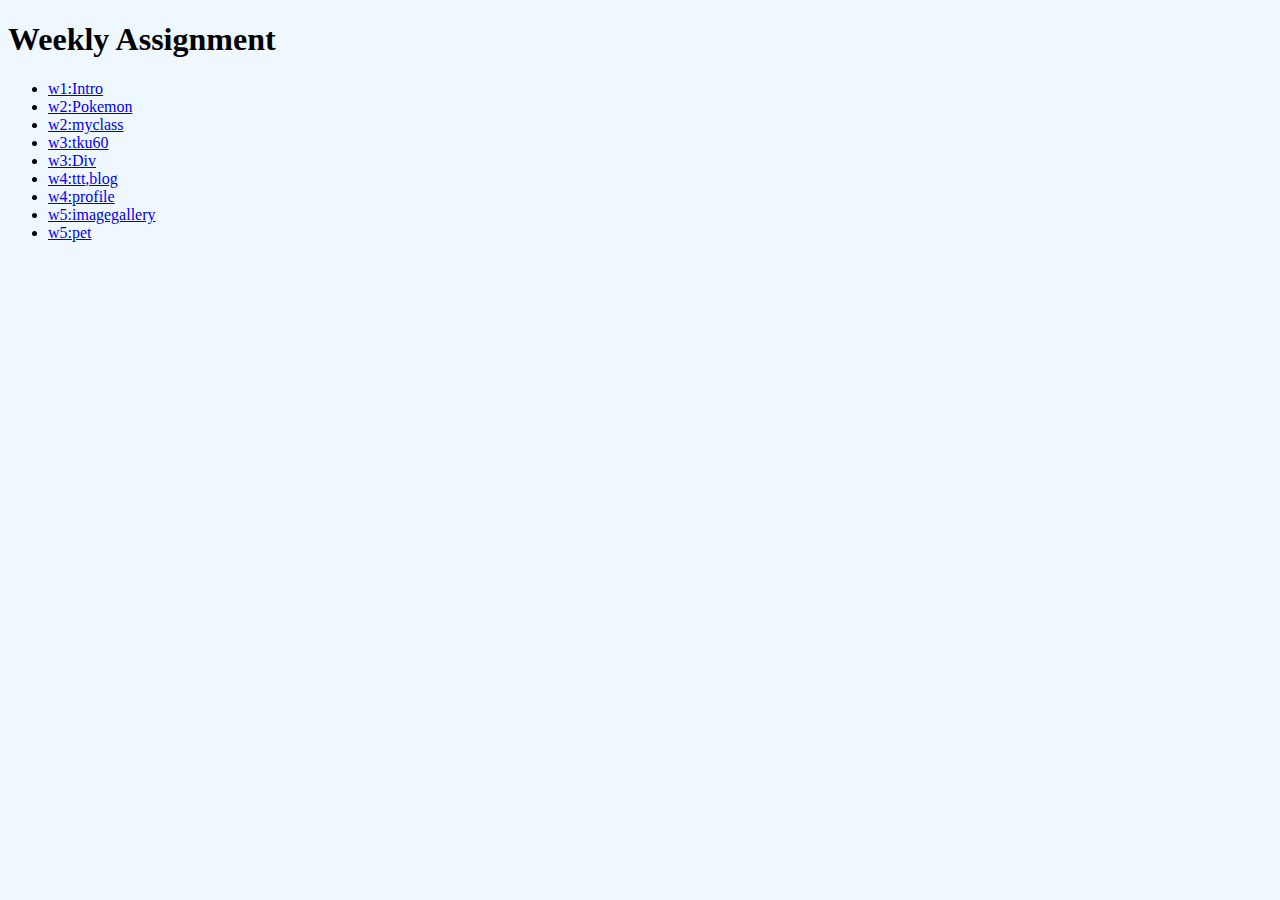
<file: index.html>
<!doctype html>
<html>
    <head>
        <title>Weekly Assignment</title>
        <meta charset="utf-8">
    </head>
    <style>
        body{
            background: aliceblue
        }
    </style>        
    <body>
     <h1>Weekly Assignment</h1>
      <ul>
          <li>
              <a href="w1/intro.html">w1:Intro</a>
          </li>
          <li>
              <a href="w2/table.html">w2:Pokemon</a></li>
          <li>
              <a href="w2 HW/myclass.html">w2:myclass</a>
          </li>
          <li>
              <a href="w3/tku60.html">w3:tku60</a>
          </li>
          <li>
              <a href="w3 HW/div.html">w3:Div</a>
          </li>
          <li>
              <a href="w4/ttt.html">w4:ttt</a><a href="w4/blog.html">,blog</a>
          </li>
          <li>
              <a href="w4 HW/profile.html">w4:profile</a>
          </li>
          <li>
              <a href="w5-imagegallery/imagegallery.html">w5:imagegallery</a>
          </li>
          <li>
              <a href="w5-pet/index.html">w5:pet</a>
          </li>
      </ul>
    </body>
</html>
</file>
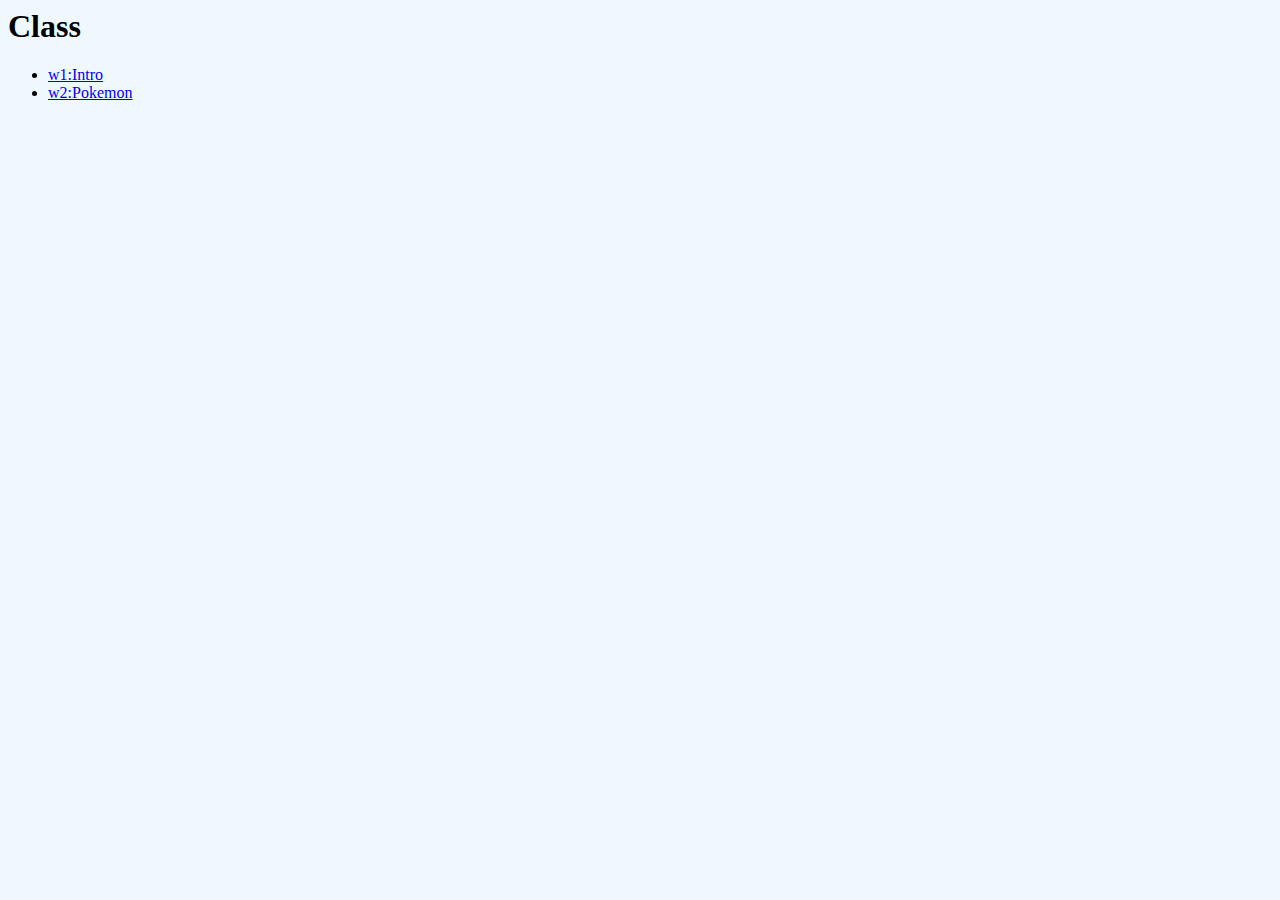
<file: w2/index.html>
<! doctype html>
<html>
    <head>
        <title>Class</title>
        <meta charset="utf-8">
    </head>
    <style>
        body{
            background: aliceblue
        }
    </style>        
    <body>
     <h1>Class</h1>
      <ul>
          <li>
              <a href="w1/intro.html">w1:Intro</a>
          </li>
          <li><a href="w2/table.html">w2:Pokemon</a></li>
      </ul>
    </body>
</html>
</file>
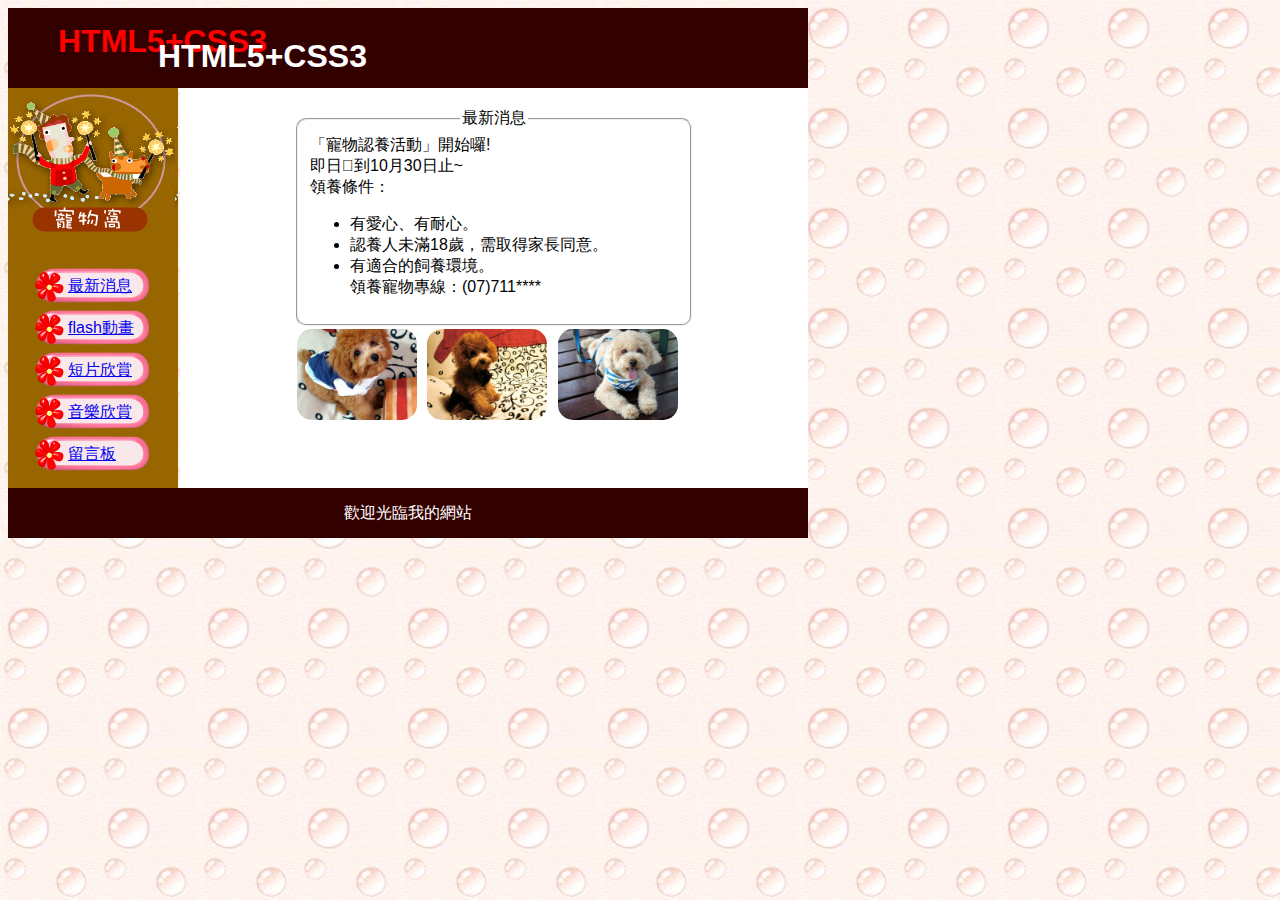
<file: w5-pet/index.html>
<!doctype html>
<html>

<head>
    <title>寵物窩</title>
    <meta http-equiv="Content-Type" content="text/html;charset=UTF-8">
    <link rel="stylesheet" href="css/pet.css">
</head>

<body>
    <header>
        <h1 id="text1">HTML5+CSS3</h1>
        <h1 id="text2">HTML5+CSS3</h1>
    </header>
    <aside>
        <nav>
            <ul>
                <li><a href="index.html">最新消息</a></li>
                <li><a href="flash.html">flash動畫</a></li>
                <li><a href="movie.html">短片欣賞</a></li>
                <li><a href="music.html">音樂欣賞</a></li>
                <li><a href="message.html">留言板</a></li>
            </ul>
        </nav>
    </aside>
    <article>
        <section class="consection">
            <fieldset>
                <legend>最新消息</legend>
                「寵物認養活動」開始囉!
                <br> 即日到10月30日止~
                <br> 領養條件：
                <ul>
                    <li>有愛心、有耐心。</li>
                    <li>認養人未滿18歲，需取得家長同意。</li>
                    <li>有適合的飼養環境。
                        <br>領養寵物專線：(07)711****</li>
                </ul>
            </fieldset>
            <img src="images/puppy1.png">
            <img src="images/puppy2.png">
            <img src="images/puppy3.png">
        </section>
    </article>
    <footer>
        歡迎光臨我的網站
    </footer>
</body>
<div></div>
</file>
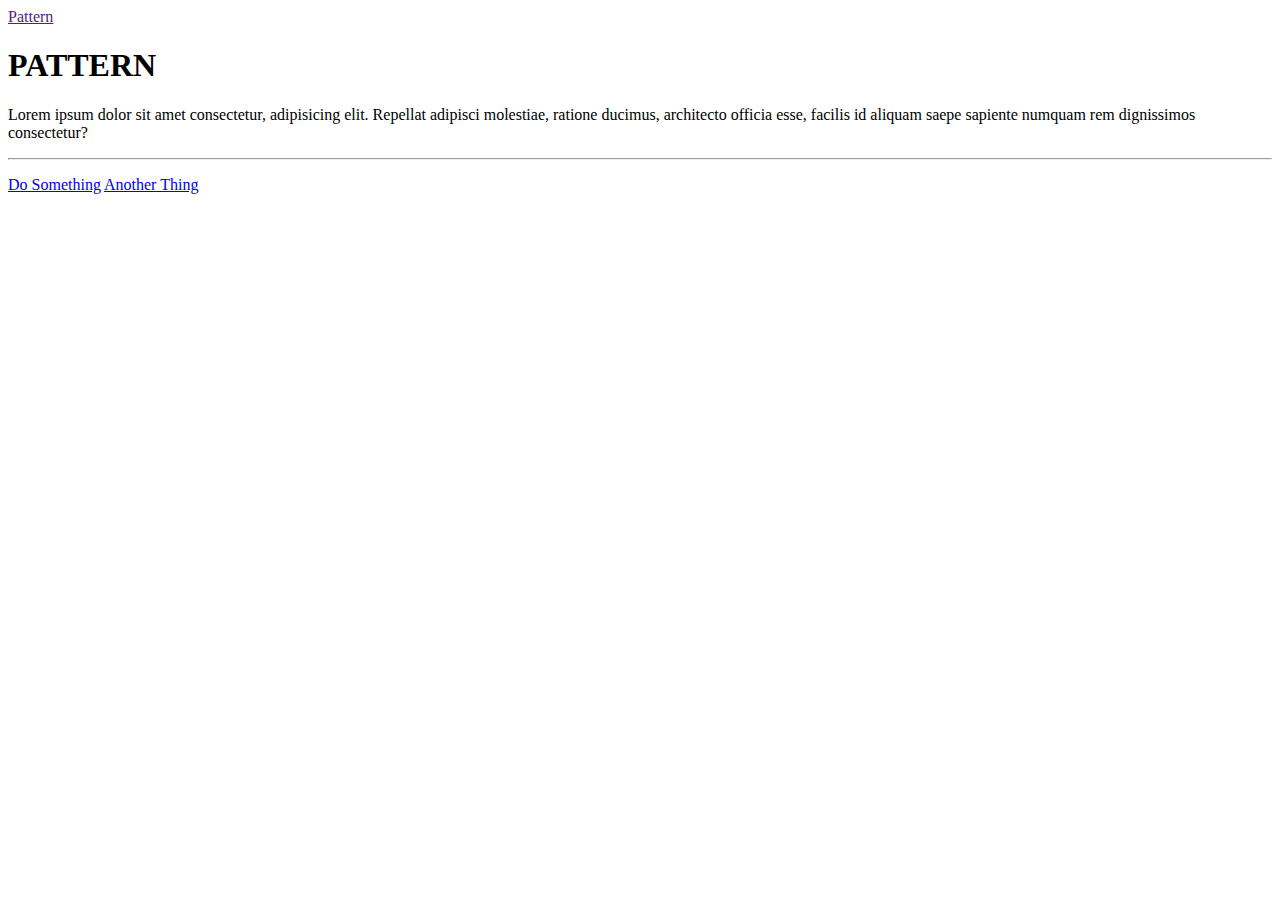
<file: w8/index.html>
<!doctype html>
<html lang="en">

<head>
    <!-- Required meta tags -->
    <meta charset="utf-8">
    <meta name="viewport" content="width=device-width, initial-scale=1, shrink-to-fit=no">

    <!-- Bootstrap CSS -->
    <link rel="stylesheet" href="https://stackpath.bootstrapcdn.com/bootstrap/4.1.3/css/bootstrap.min.css" integrity="sha384-MCw98/SFnGE8fJT3GXwEOngsV7Zt27NXFoaoApmYm81iuXoPkFOJwJ8ERdknLPMO" crossorigin="anonymous">
    <link rel="stylesheet" href="https://use.fontawesome.com/releases/v5.4.2/css/all.css" integrity="sha384-/rXc/GQVaYpyDdyxK+ecHPVYJSN9bmVFBvjA/9eOB+pb3F2w2N6fc5qB9Ew5yIns" crossorigin="anonymous">
    <title>Pattern</title>
    <style>
        #header {
            background: url("./imgs/")
        }
    </style>
</head>

<body>
    <nav class="navbar bg-dark navbar-dark">
        <div class="container">
            <a href="" class="navbar-brand"><i class="fas fa-binoculars mr-2"></i>Pattern</a>
        </div>

    </nav>
    <section id="header">
        <div class="jumbotron text-center">
            <h1 class="display-4">PATTERN</h1>
            <p class="lead">Lorem ipsum dolor sit amet consectetur, adipisicing elit. Repellat adipisci molestiae, ratione ducimus, architecto officia esse, facilis id aliquam saepe sapiente numquam rem dignissimos consectetur?</p>
            <hr class="my-4">
            <p>
                <a class="btn btn-primary" href="#" role="button">Do Something</a>
                <a class="btn btn-success" href="#" role="button">Another Thing</a>
            </p>
        </div>
    </section>
    <!-- Optional JavaScript -->
    <!-- jQuery first, then Popper.js, then Bootstrap JS -->
    <script src="https://code.jquery.com/jquery-3.3.1.slim.min.js" integrity="sha384-q8i/X+965DzO0rT7abK41JStQIAqVgRVzpbzo5smXKp4YfRvH+8abtTE1Pi6jizo" crossorigin="anonymous"></script>
    <script src="https://cdnjs.cloudflare.com/ajax/libs/popper.js/1.14.3/umd/popper.min.js" integrity="sha384-ZMP7rVo3mIykV+2+9J3UJ46jBk0WLaUAdn689aCwoqbBJiSnjAK/l8WvCWPIPm49" crossorigin="anonymous"></script>
    <script src="https://stackpath.bootstrapcdn.com/bootstrap/4.1.3/js/bootstrap.min.js" integrity="sha384-ChfqqxuZUCnJSK3+MXmPNIyE6ZbWh2IMqE241rYiqJxyMiZ6OW/JmZQ5stwEULTy" crossorigin="anonymous"></script>
</body>

</html>
</file>
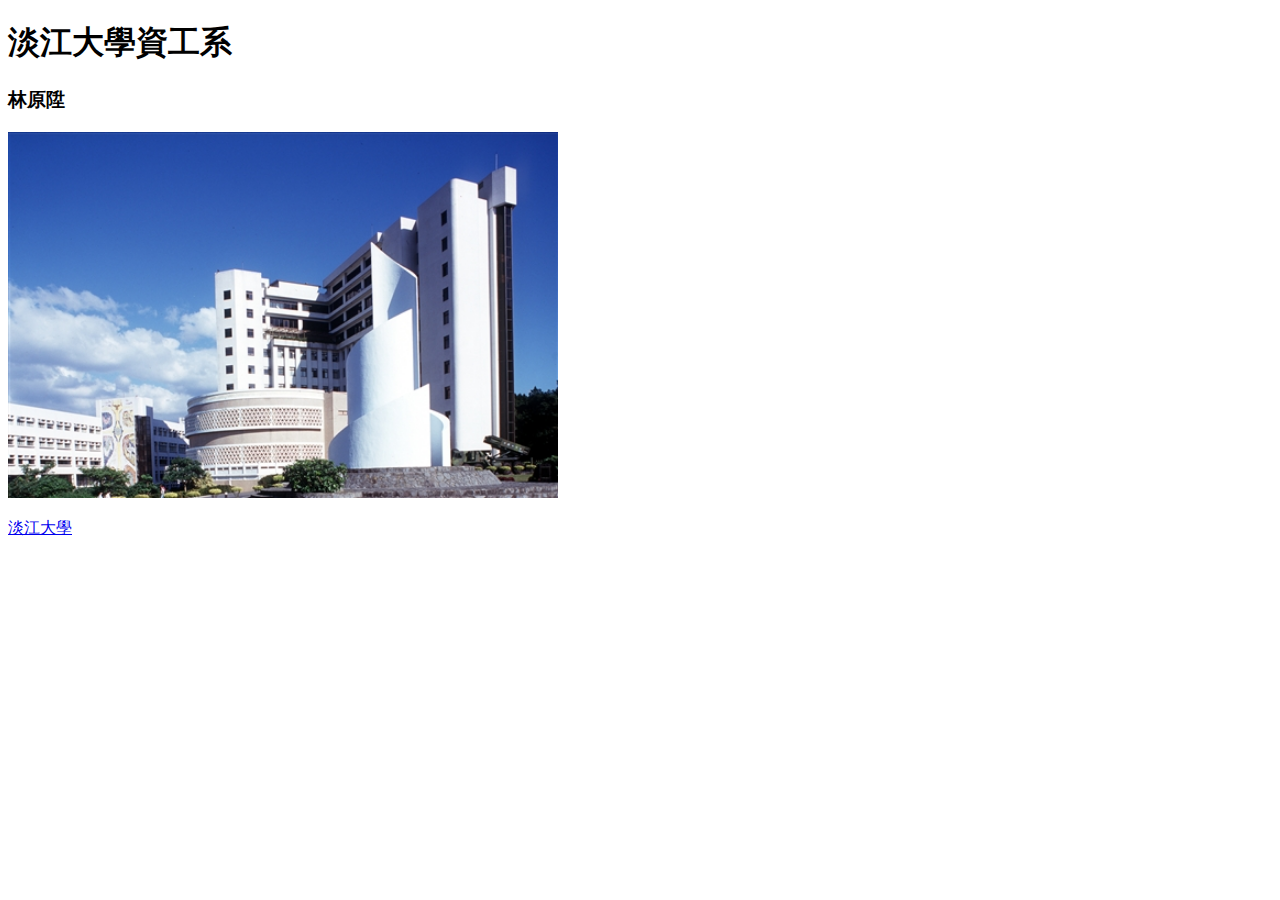
<file: w1/intro.html>
<!doctype html>
<html>
    <head>
        <meta charset="utf-8">
        <title>Introduction</title>
    </head>
    <body>
        <h1>淡江大學資工系</h1>
        <h3>林原陞</h3>
        <img src="internation.jpg" width="550">
        <p></p>
        <a href="http://www.tku.edu.tw/">淡江大學</a>
    </body>
</html>
</file>
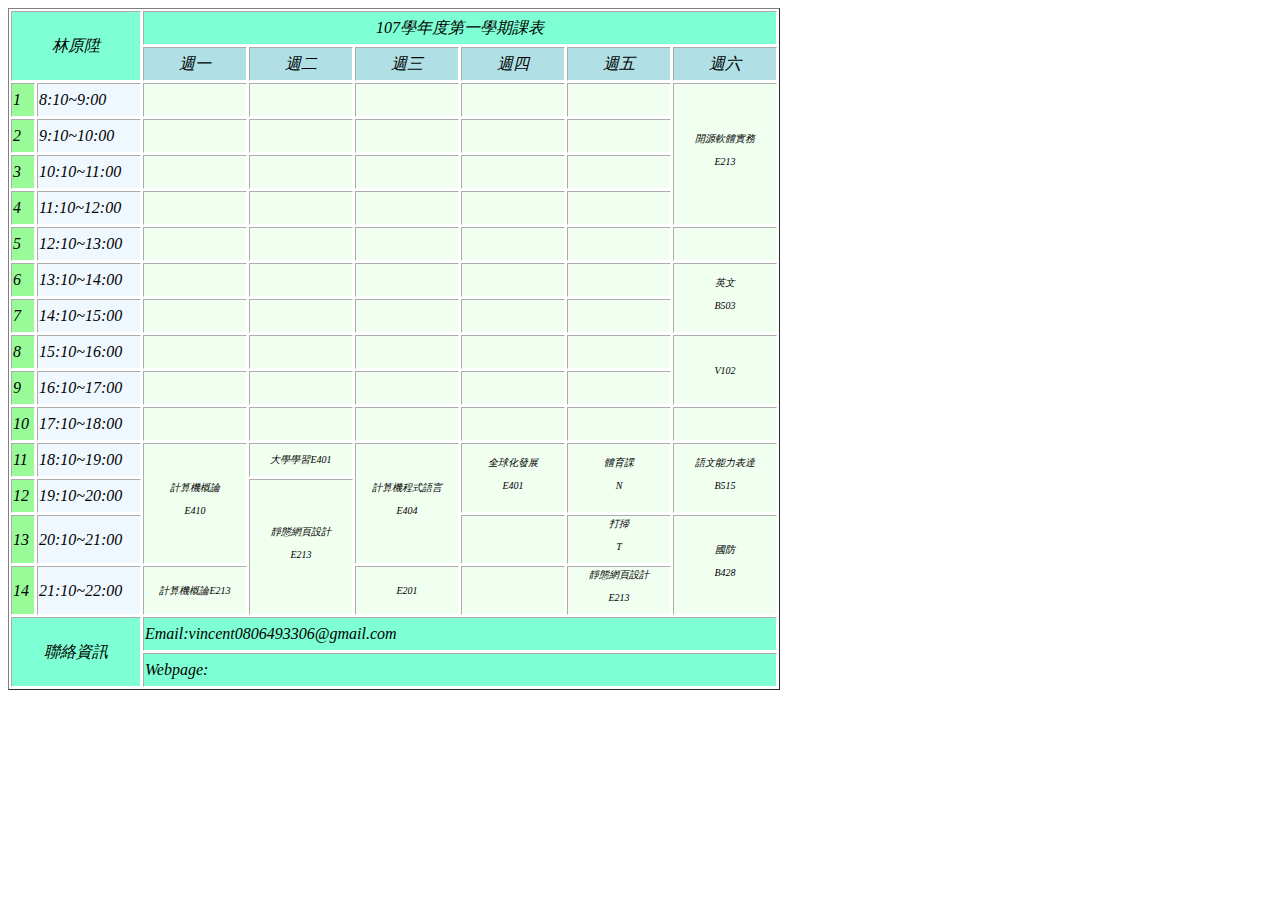
<file: w2 HW/myclass.html>
<!doctype html>
<html>
    <head>
        <title>我的課表</title>
        <meta charset="utf-8">
        <style>
            td {
                font-style:oblique;
                border-color: white ;
                background-color: HoneyDew;
                width:100px;
                height:30px;
            }
            .name {
                text-align: center;
                background-color: Aquamarine  ;
            }
            .room {
                font-size:10px;
                text-align: center;
            }
            .number {
                background-color: PaleGreen ;
                width:20px
            }
            .time {
                background-color: AliceBlue ;
            }
            .week {
                text-align: center;
                background-color: PowderBlue ;
                width:100px;
            }
            .inf {
                background-color: Aquamarine  ;
            }
        </style>
    </head>
    <body>
       <table border="1">
           <tr>
               <td class="name" rowspan="2" colspan="2" >林原陞</td>
               <td class="name" colspan="6">107學年度第一學期課表</td>
           </tr>
           <tr>
               <td class="week">週一</td>
               <td class="week">週二</td>
               <td class="week">週三</td>
               <td class="week">週四</td>
               <td class="week">週五</td>
               <td class="week">週六</td>
           </tr>
           <tr>
               <td class="number">1</td>
               <td class="time">8:10~9:00</td>
               <td></td>
               <td></td>
               <td></td>
               <td></td>
               <td></td>
               <td class="room" rowspan="4">開源軟體實務<p>E213</td>
           </tr>
           <tr>
               <td class="number">2</td>
               <td class="time">9:10~10:00</td>
               <td></td>
               <td></td>
               <td></td>
               <td></td>
               <td></td>
           </tr>
           <tr>
               <td class="number">3</td>
               <td class="time">10:10~11:00</td>
               <td></td>
               <td></td>
               <td></td>
               <td></td>
               <td></td>
           </tr>
           <tr>
               <td class="number">4</td>
               <td class="time">11:10~12:00</td>
               <td></td>
               <td></td>
               <td></td>
               <td></td>
               <td></td>

           </tr>
           <tr>
               <td class="number">5</td>
               <td class="time">12:10~13:00</td>
               <td></td>
               <td></td>
               <td></td>
               <td></td>
               <td></td>
               <td class="room"></td>
           </tr>
           <tr>
               <td class="number">6</td>
               <td class="time">13:10~14:00</td>
               <td></td>
               <td></td>
               <td></td>
               <td></td>
               <td></td>
               <td class="room" rowspan="2">英文<p>B503</td>
           </tr>
           <tr>
               <td class="number">7</td>
               <td class="time">14:10~15:00</td>
               <td></td>
               <td></td>
               <td></td>
               <td></td>
               <td></td>
           </tr>
           <tr>
               <td class="number">8</td>
               <td class="time">15:10~16:00</td>
               <td></td>
               <td></td>
               <td></td>
               <td></td>
               <td></td>
               <td class="room" rowspan="2">V102</td>
           </tr>
           <tr>
               <td class="number">9</td>
               <td class="time">16:10~17:00</td>
               <td></td>
               <td></td>
               <td></td>
               <td></td>
               <td></td>
           </tr>
           <tr>
               <td class="number">10</td>
               <td class="time">17:10~18:00</td>
               <td></td>
               <td></td>
               <td></td>
               <td></td>
               <td></td>
               <td class="room"></td>
           </tr>
           <tr>
               <td class="number">11</td>
               <td class="time">18:10~19:00</td>
               <td rowspan="3" class="room">計算機概論<p>E410</td>
               <td class="room">大學學習E401</td>
               <td class="room" rowspan="3">計算機程式語言<p>E404</td>
               <td class="room" rowspan="2">全球化發展<p>E401</td>
               <td class="room" rowspan="2">體育課<p>N</td>
               <td class="room" rowspan="2">語文能力表達<p>B515</td>
           </tr>
           <tr>
               <td class="number">12</td>
               <td class="time">19:10~20:00</td>
               <td rowspan="3" class="room">靜態網頁設計<p>E213</td>
           </tr>
           <tr>
               <td class="number">13</td>
               <td class="time">20:10~21:00</td>
               <td></td>
               <td class="room">打掃<p>T</td>
               <td class="room" rowspan="2">國防<p>B428</td>

           </tr>
           <tr>
               <td class="number">14</td>
               <td class="time">21:10~22:00</td>
               <td class="room">計算機概論E213</td>
               <td class="room">E201</td>
               <td></td>
               <td class="room">靜態網頁設計<p>E213</td>

           </tr>
           <tr>
               <td class="name" rowspan="2" colspan="2" >聯絡資訊</td>
               <td class="inf" colspan="6">Email:vincent0806493306@gmail.com</td>
           </tr>
           <tr>
               <td class="inf" colspan="6">Webpage:</td>
           </tr>
       </table>
    </body>
</html>
</file>
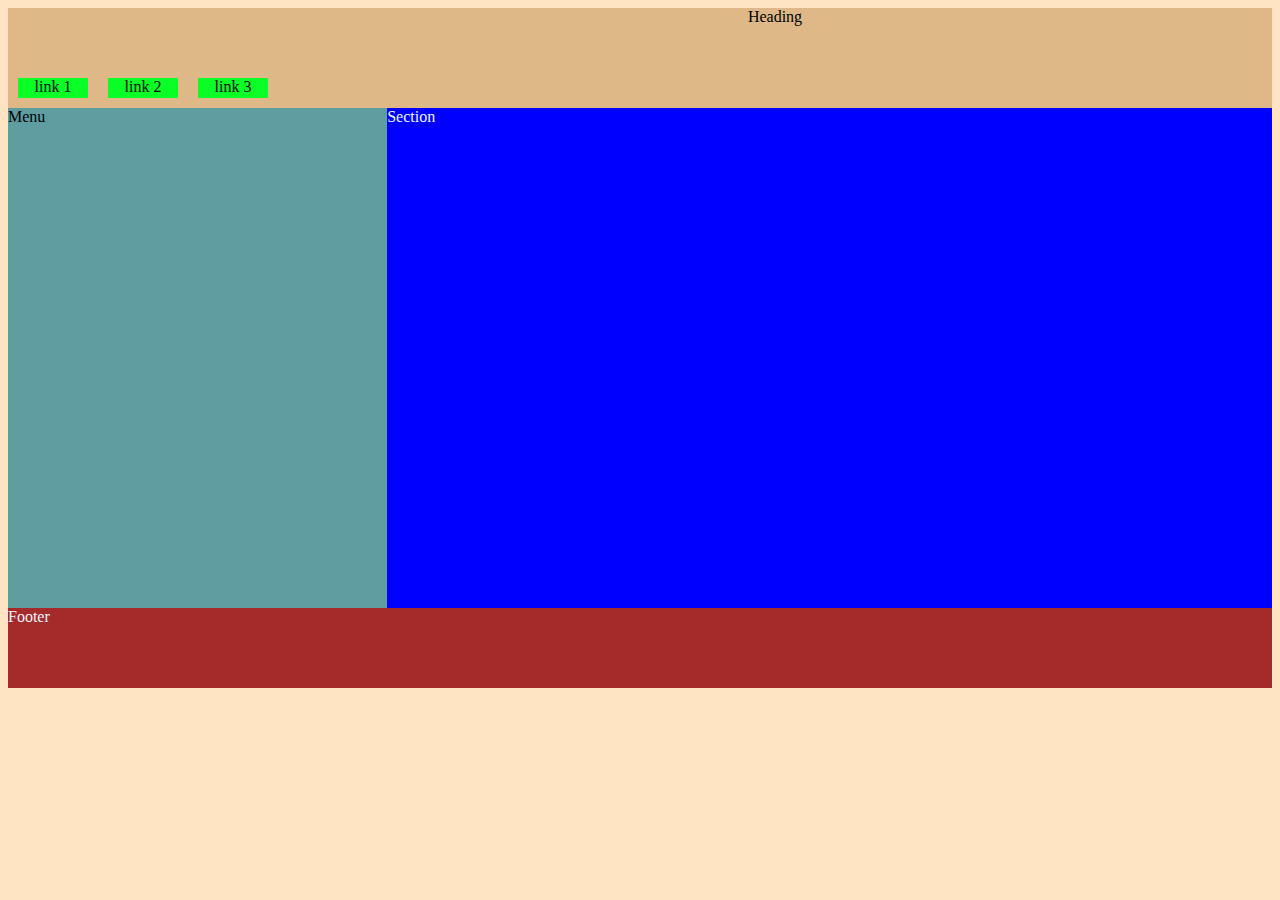
<file: w3 HW/div.html>
<! doctype html>
<html>
    <head>
        <title>Div</title>
        <style>
            body {
                background-color: bisque;
            }
            header {
                width: 100%;
                height: 100px;
                text-align: center;
                background-color: burlywood;
            }
            aside {
                width: 30%;
                height: 500px;
                background-color: cadetblue;
                float: left;
            }
            article {
                width: 70%;
                height: 500px;
                background-color: blue;
                float: left;
                color: aliceblue
            }
            footer {
                width: 100%;
                height: 580px;
                background-color: brown;
                color: aliceblue;
            }
            .block {
                width: 70px;
                height:20px;
                float: left;
                margin: 70px 10px 10px;
                background-color: #0aff26;
            }
            .block:hover {
                background-color: red;
                font-size: 20px;
            }
        </style>
    </head>
    <body>
        <header>
            Heading
            <div class="block">link 1</div>
            <div class="block">link 2</div>
            <div class="block">link 3</div>
        </header>
        <aside>
            Menu
        </aside>
        <article>
            Section
        </article>
        <footer>
            Footer
        </footer>
    </body>
</html>
</file>
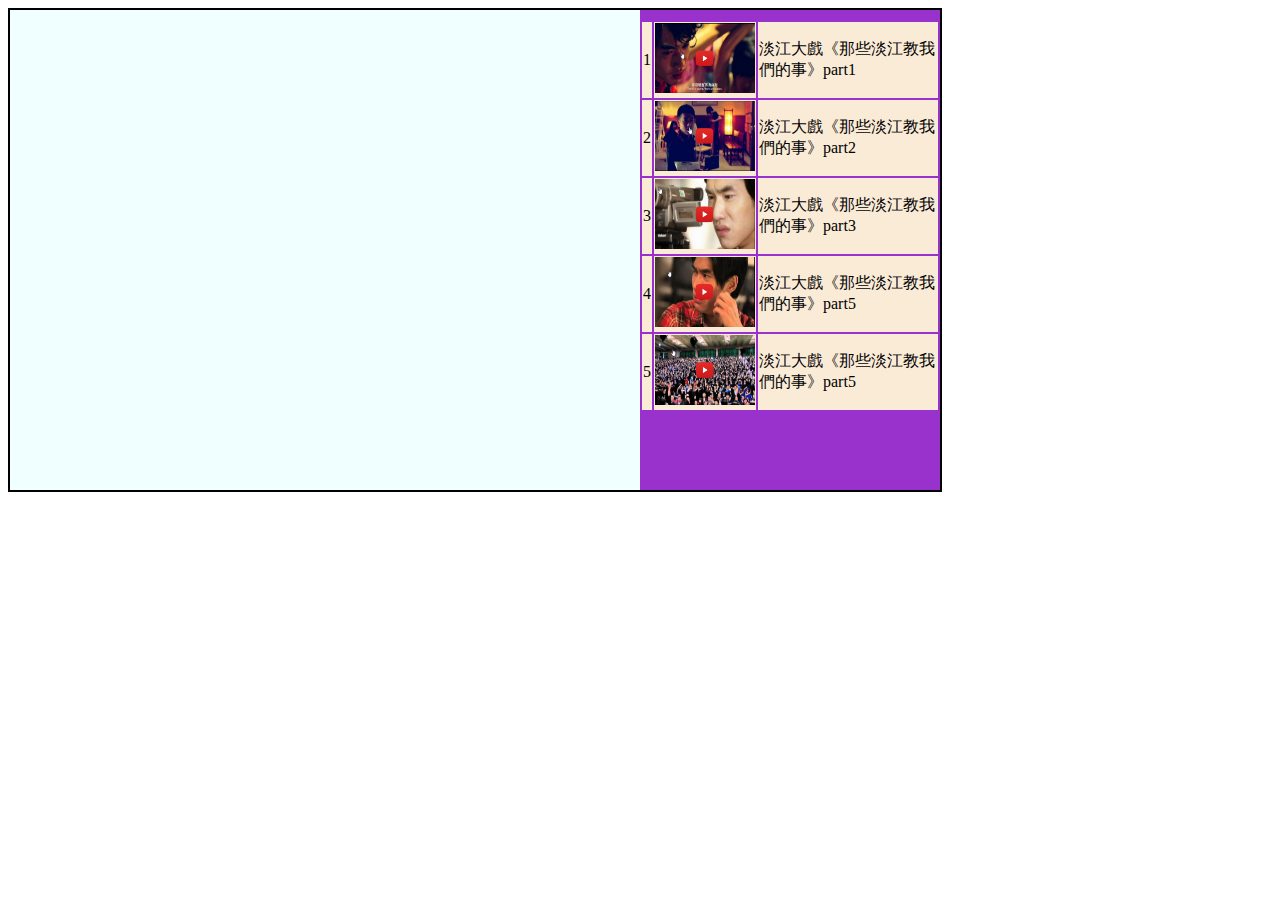
<file: w3/tku60.html>
<!doctype html>
<html>
    <head>
       <title>TKU60</title>
        <meta charset="utf-8">
    </head>
    <style>
        #container{
            width: 930px;
            height: 480px;
            border: 2px solid black;
            background-color: azure
        }
        #player{
            width: 630px;
            height: 100%;
            float: left
        }
        #aside{
            width: 300px;
            height: 100%;
            background-color: darkorchid;
            float: right;
        }
        #tkuitem{
            padding-top: 10px;
        }
        .pic{
            width: 100px;
            height: 70px;
            cursor: pointer;
        }
        td {
            border-color: antiquewhite;
            background-color: antiquewhite;
        }
    </style>
    <body>
        <div id="container">
            <div id="player">
                <iframe width="630" height="100%" src="https://www.youtube.com/embed/RechrtUxfQc" frameborder="0" allow="autoplay; encrypted-media" allowfullscreen></iframe>
            </div>
            <div id="aside">
                <table id="tkuitem">
                    <tr>
                        <td colspan="">1</td>
                        <td><img src="images/TKU1.png" class="pic"></td>
                        <td>淡江大戲《那些淡江教我們的事》part1</td>
                    </tr>
                    <tr>
                        <td>2</td>
                        <td><img src="images/TKU2.png" class="pic"></td>
                        <td>淡江大戲《那些淡江教我們的事》part2</td>
                    </tr>
                    <tr>
                        <td>3</td>
                        <td><img src="images/TKU3.png" class="pic"></td>
                        <td>淡江大戲《那些淡江教我們的事》part3</td>
                    </tr>
                    <tr>
                        <td>4</td>
                        <td><img src="images/TKU4.png" class="pic"></td>
                        <td>淡江大戲《那些淡江教我們的事》part5</td>
                    </tr>
                    <tr>
                        <td>5</td>
                        <td><img src="images/TKU5.png" class="pic"></td>
                        <td>淡江大戲《那些淡江教我們的事》part5</td>
                    </tr>
                </table>
            </div>
        </div>
    </body>
</html>
</file>
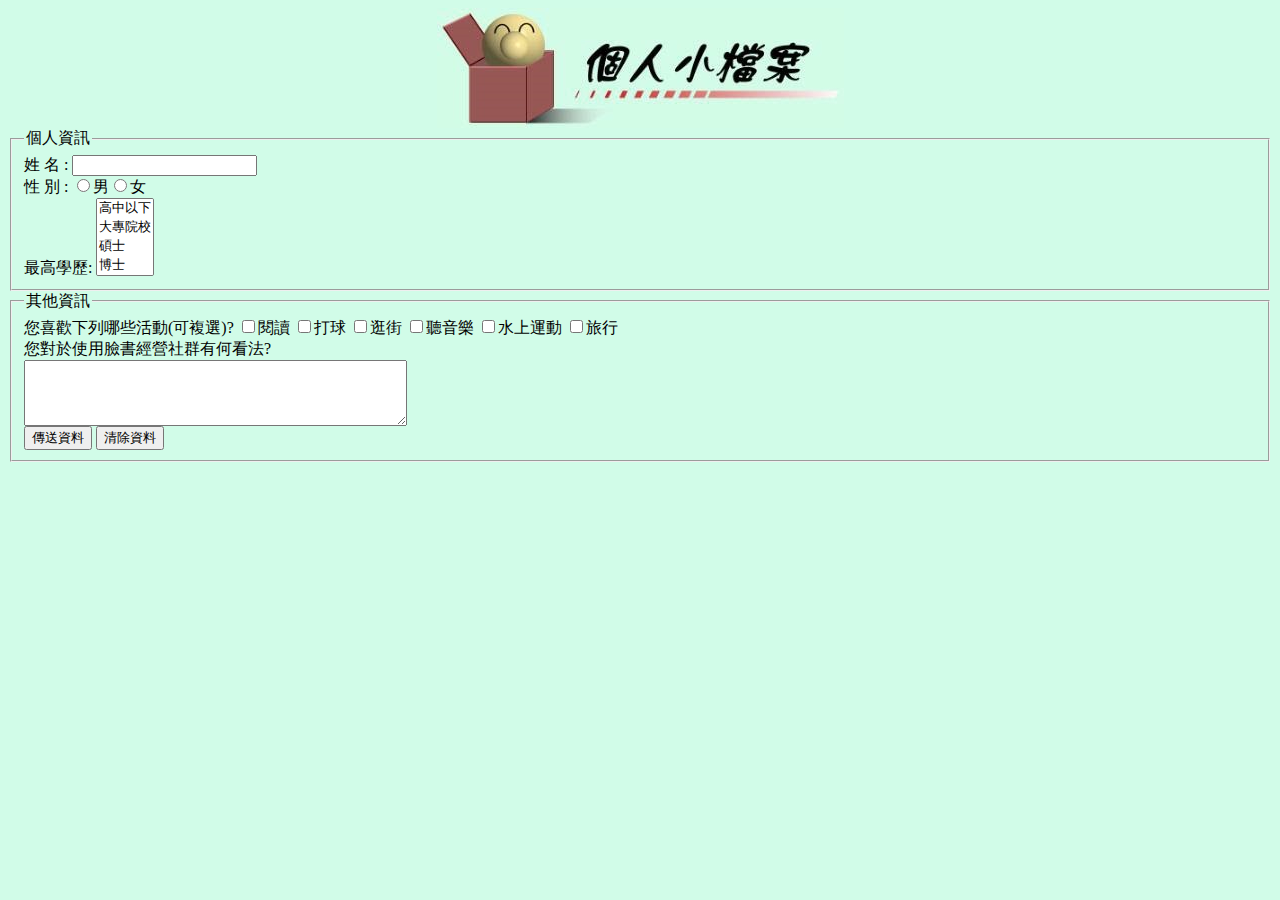
<file: w4 HW/profile.html>
<html>
    <head>
        <meta http-equiv="Content-Type" content="text/html;charset=UTF-8">
        <title>Profile</title>
        <style>
            body {
                background-color: d1fce8;
            }
        </style>
    </head>
    <body>
        <img src="profile1.jpg" style="display:block; margin:auto;">
        <form>
            <fieldset>
                <legend>個人資訊</legend>
                姓 名 : <input type="text" name="姓名"><br>
                性 別 : <input type="radio" name="性別" value="male">男<input type="radio" name="性別" value="female">女<br>
                最高學歷:
                <select size="4">
                    <option value="高中以下">高中以下</option>
                    <option value="大專院校">大專院校</option>
                    <option value="碩士">碩士</option>
                    <option value="博士">博士</option>
                    <option value="其他">其他</option>
                </select>
            </fieldset>
            <fieldset>
                <legend>其他資訊</legend>
                您喜歡下列哪些活動(可複選)?
                <input type="checkbox" name="喜歡的活動" value="閱讀">閱讀
                <input type="checkbox" name="喜歡的活動" value="打球">打球
                <input type="checkbox" name="喜歡的活動" value="逛街">逛街
                <input type="checkbox" name="喜歡的活動" value="聽音樂">聽音樂
                <input type="checkbox" name="喜歡的活動" value="水上運動">水上運動
                <input type="checkbox" name="喜歡的活動" value="水上運動">旅行<br>
                您對於使用臉書經營社群有何看法?<br>
                <textarea cols="45" rows="4"></textarea><br>
                <input type="submit" value="傳送資料">
                <input type="reset" value="清除資料">
            </fieldset>
        </form>
    </body>
</html>
</file>
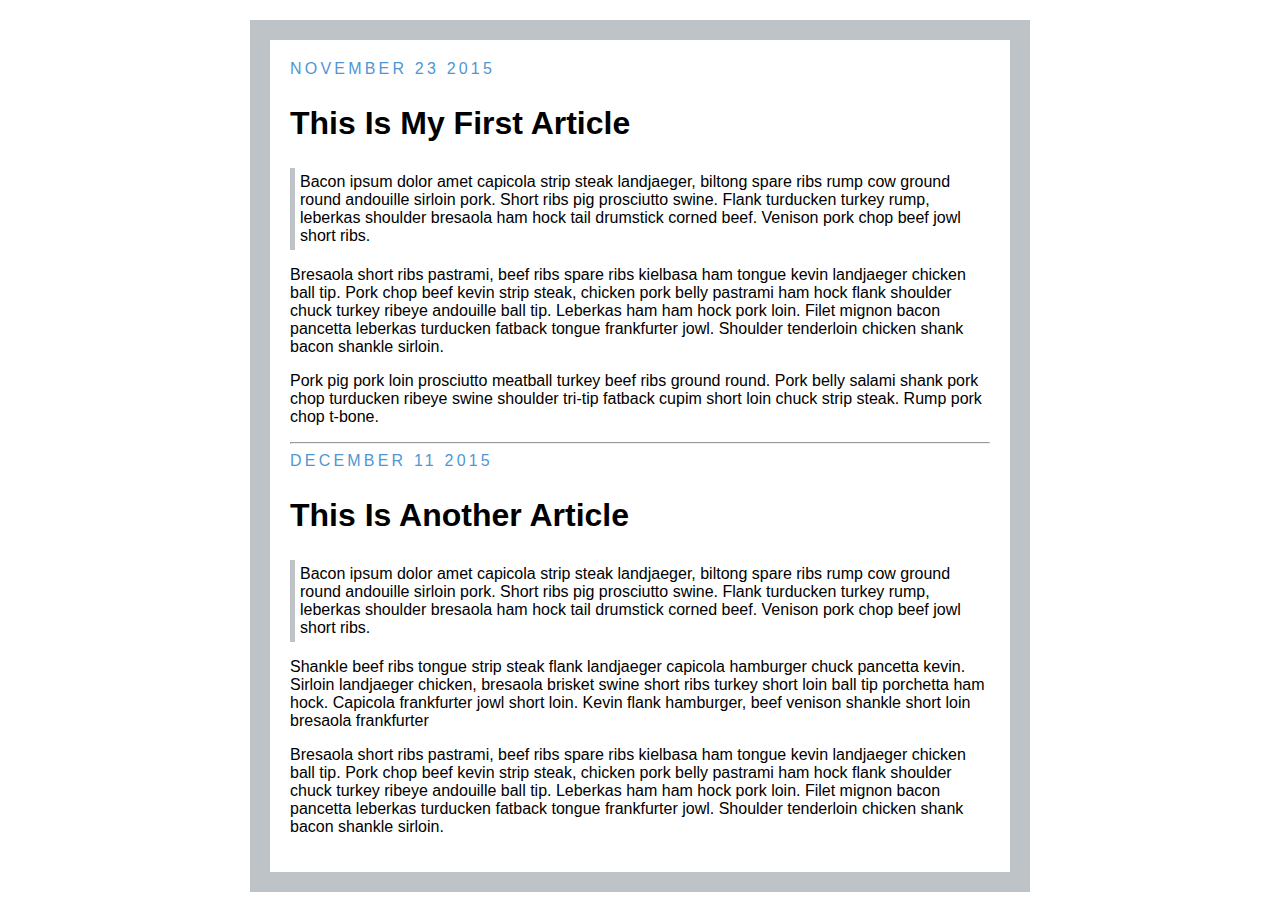
<file: w4/blog.html>
<!DOCTYPE html>
<html>
<head>
	<title>My Blog</title>
	<link rel="stylesheet" type="text/css" href="blog.css">
</head>
<body>

<link href='http://fonts.googleapis.com/css?family=Source+Sans+Pro:400,700,400italic|Source+Code+Pro:400,700' rel='stylesheet' type='text/css'>

<div class="post">
	 
	<div class="date">November 23 2015</div>
	<h2>This Is My First Article</h2>

	<p class="quote">
	Bacon ipsum dolor amet capicola strip steak landjaeger, biltong spare ribs rump cow ground round andouille sirloin pork. Short ribs pig prosciutto swine. Flank turducken turkey rump, leberkas shoulder bresaola ham hock tail drumstick corned beef. Venison pork chop beef jowl short ribs.
	</p>

	<p>Bresaola short ribs pastrami, beef ribs spare ribs kielbasa ham tongue kevin landjaeger chicken ball tip. Pork chop beef kevin strip steak, chicken pork belly pastrami ham hock flank shoulder chuck turkey ribeye andouille ball tip. Leberkas ham ham hock pork loin. Filet mignon bacon pancetta leberkas turducken fatback tongue frankfurter jowl. Shoulder tenderloin chicken shank bacon shankle sirloin.</p>

	<p>Pork pig pork loin prosciutto meatball turkey beef ribs ground round. Pork belly salami shank pork chop turducken ribeye swine shoulder tri-tip fatback cupim short loin chuck strip steak. Rump pork chop t-bone.</p>
	<hr>
</div>

<!-- <hr> -->

<div class="post">
	<div class="date">December 11 2015</div>
	<h2>This Is Another Article</h2>

	<p class="quote">
	Bacon ipsum dolor amet capicola strip steak landjaeger, biltong spare ribs rump cow ground round andouille sirloin pork. Short ribs pig prosciutto swine. Flank turducken turkey rump, leberkas shoulder bresaola ham hock tail drumstick corned beef. Venison pork chop beef jowl short ribs.
	</p>

	<p>Shankle beef ribs tongue strip steak flank landjaeger capicola hamburger chuck pancetta kevin. Sirloin landjaeger chicken, bresaola brisket swine short ribs turkey short loin ball tip porchetta ham hock. Capicola frankfurter jowl short loin. Kevin flank hamburger, beef venison shankle short loin bresaola frankfurter</p>

	<p>Bresaola short ribs pastrami, beef ribs spare ribs kielbasa ham tongue kevin landjaeger chicken ball tip. Pork chop beef kevin strip steak, chicken pork belly pastrami ham hock flank shoulder chuck turkey ribeye andouille ball tip. Leberkas ham ham hock pork loin. Filet mignon bacon pancetta leberkas turducken fatback tongue frankfurter jowl. Shoulder tenderloin chicken shank bacon shankle sirloin.</p>
</div>

</body>
</html>
</file>
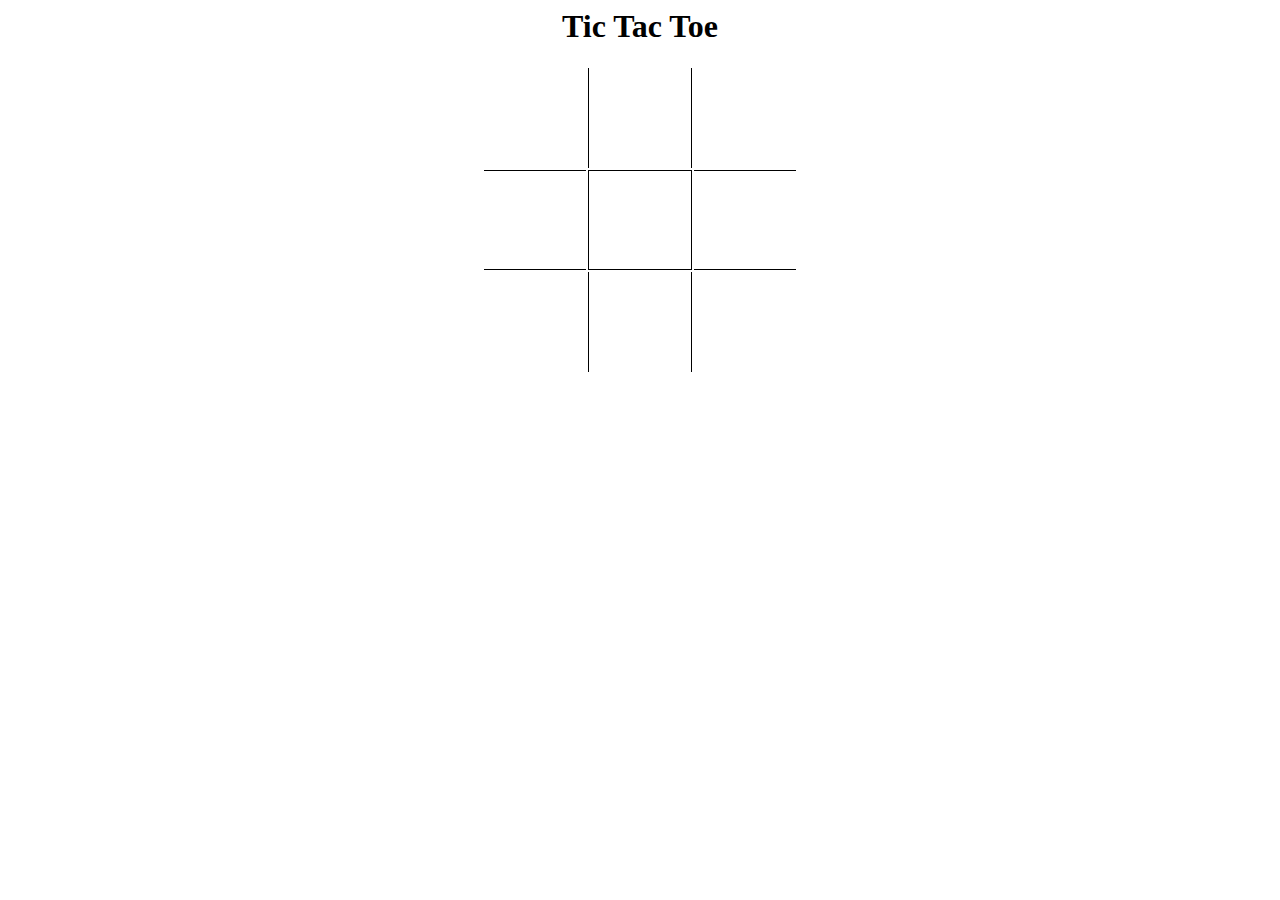
<file: w4/ttt.html>
<html>
    <head>
       <meta http-equiv="Content-Type" content="text/html;charset=UTF-8">
       <link rel="stylesheet" href="ttt.css">
       <title>TTT Board</title>
    </head>
    <body>
       <h1>Tic Tac Toe</h1>
       <table>
            <tr>
                <td></td>
                <td class="vertical"></td>
                <td></td>
            </tr>
            <tr>
                <td class="horizontal"></td>
                <td class="vertical horizontal"></td>
                <td class="horizontal"></td>
            </tr>
            <tr>
                <td></td>
                <td class="vertical"></td>
                <td></td>
            </tr>
       </table>
    </body>
</html>
</file>
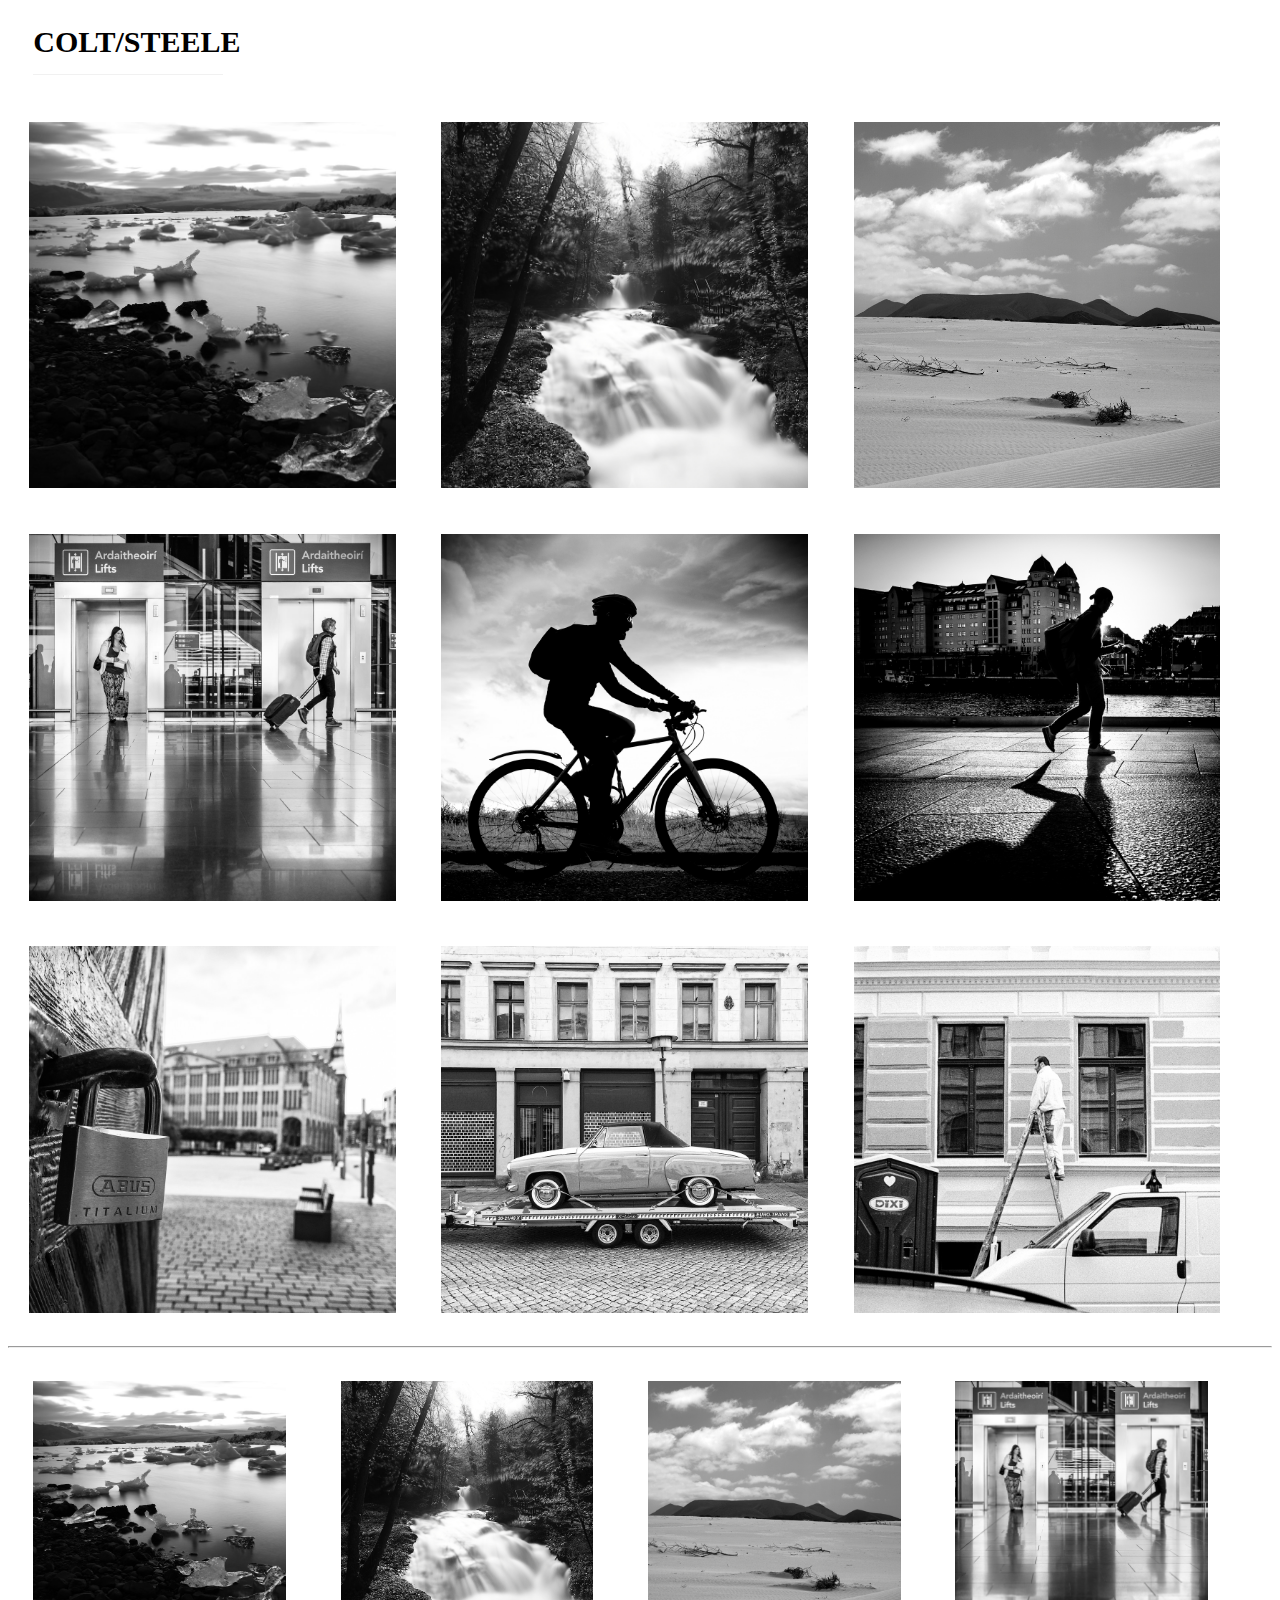
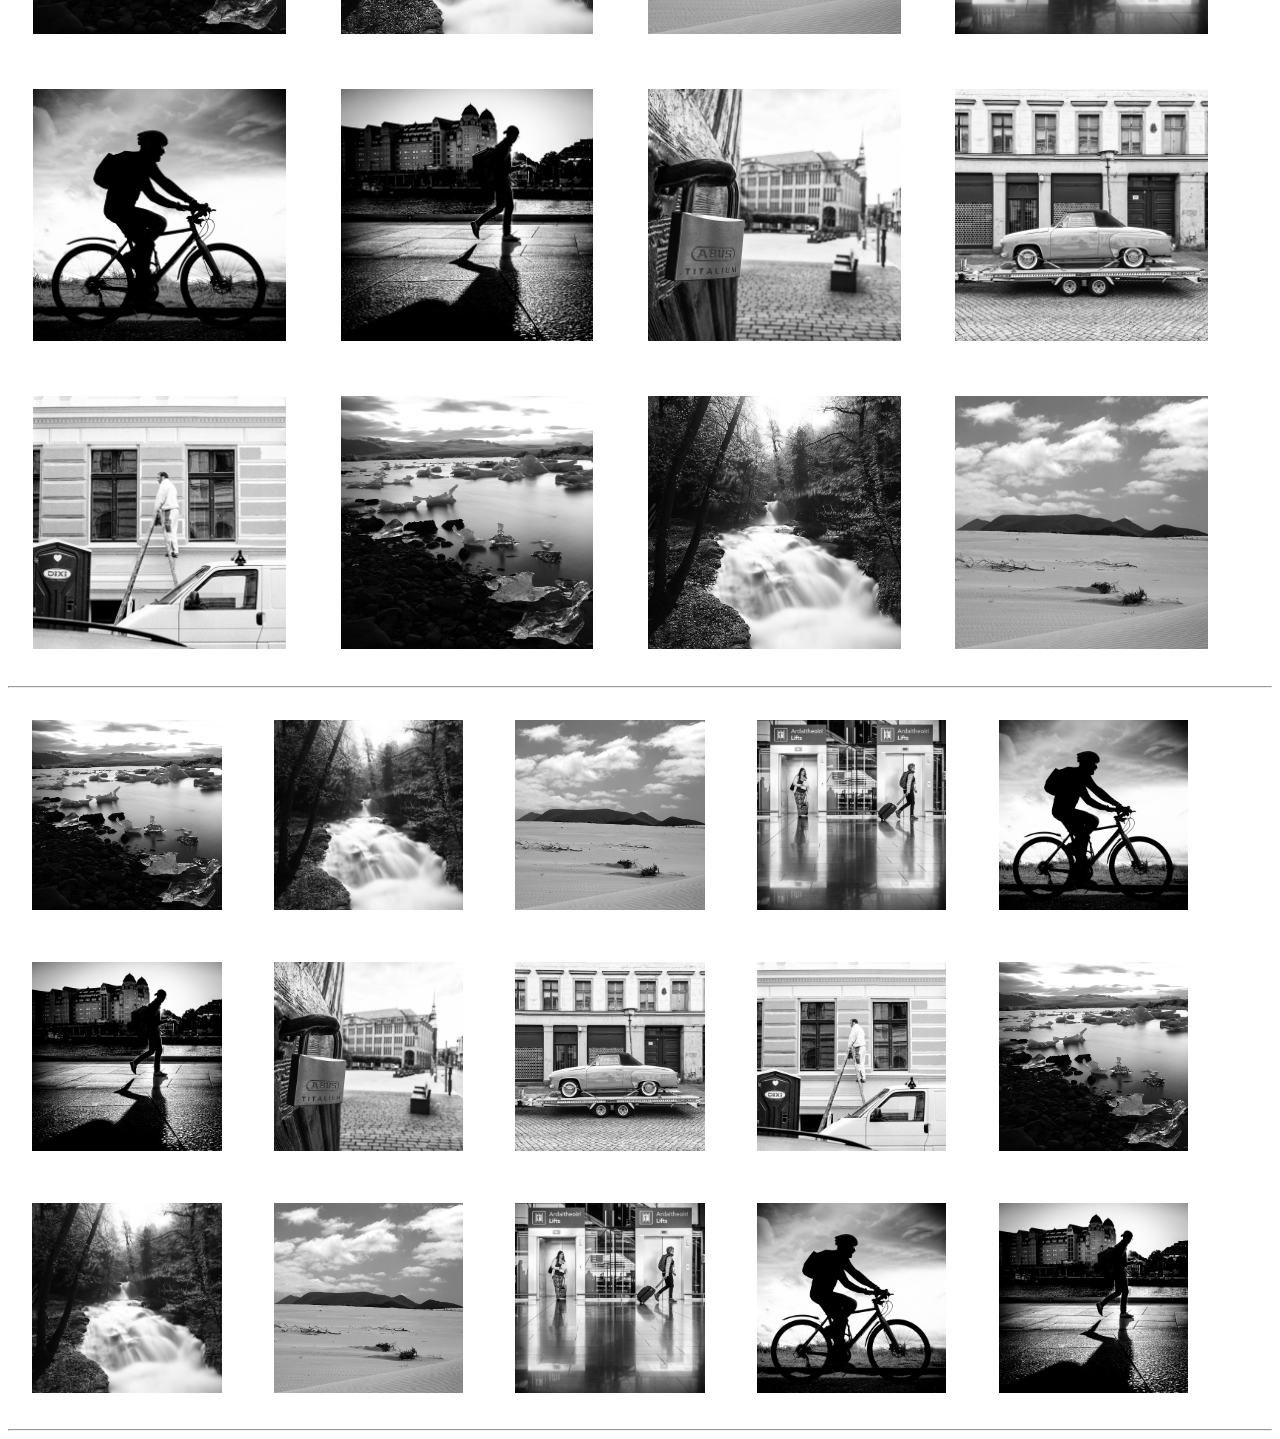
<file: w5-imagegallery/imagegallery.html>
<!doctype html>
<html>

<head>
    <title>Image Gallery</title>
    <meta http-equiv="Content-Type" content="text/html;charset=UTF-8">
    <link rel="stylesheet" href="css/imagegallery.css">
</head>
<p>colt/steele</p>
<div class="container">

    <body>
        <img src="images/img1.jpg" class="img3">
        <img src="images/img2.jpg" class="img3">
        <img src="images/img3.jpg" class="img3">
        <img src="images/img4.jpg" class="img3">
        <img src="images/img5.jpg" class="img3">
        <img src="images/img6.jpg" class="img3">
        <img src="images/img7.jpg" class="img3">
        <img src="images/img8.jpg" class="img3">
        <img src="images/img9.jpg" class="img3">
    </body>
</div>
<hr>
<div class="container">

    <body>
        <img src="images/img1.jpg" class="img4">
        <img src="images/img2.jpg" class="img4">
        <img src="images/img3.jpg" class="img4">
        <img src="images/img4.jpg" class="img4">
        <img src="images/img5.jpg" class="img4">
        <img src="images/img6.jpg" class="img4">
        <img src="images/img7.jpg" class="img4">
        <img src="images/img8.jpg" class="img4">
        <img src="images/img9.jpg" class="img4">
        <img src="images/img1.jpg" class="img4">
        <img src="images/img2.jpg" class="img4">
        <img src="images/img3.jpg" class="img4">
    </body>
</div>
<hr>
<div class="container">

    <body>
        <img src="images/img1.jpg" class="img5">
        <img src="images/img2.jpg" class="img5">
        <img src="images/img3.jpg" class="img5">
        <img src="images/img4.jpg" class="img5">
        <img src="images/img5.jpg" class="img5">
        <img src="images/img6.jpg" class="img5">
        <img src="images/img7.jpg" class="img5">
        <img src="images/img8.jpg" class="img5">
        <img src="images/img9.jpg" class="img5">
        <img src="images/img1.jpg" class="img5">
        <img src="images/img2.jpg" class="img5">
        <img src="images/img3.jpg" class="img5">
        <img src="images/img4.jpg" class="img5">
        <img src="images/img5.jpg" class="img5">
        <img src="images/img6.jpg" class="img5">
    </body>
</div>
<hr>

</html>
</file>
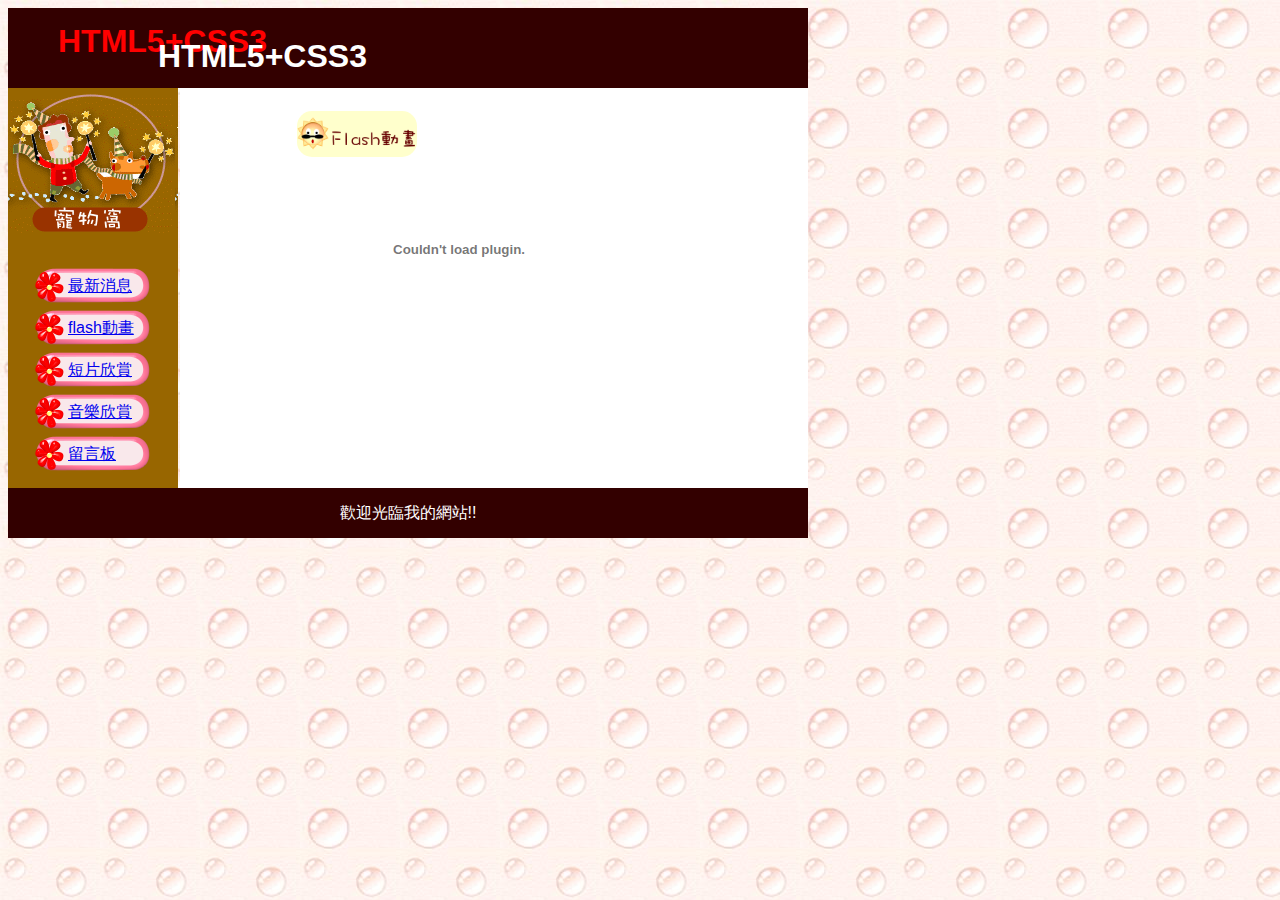
<file: w5-pet/flash.html>
<!DOCTYPE html>
<html>
<head>
<title>寵物窩</title>
<link rel=stylesheet type="text/css" href="css/pet.css">
</head>
<body>
<div id="main">
<!--標題-->
	<header>
		<h1 id="text1">HTML5+CSS3</h1>
		<h1 id="text2">HTML5+CSS3</h1>
	</header>
	<!--左方區塊-->
	<aside>
		<nav>
		<ul>
			<li><a href="index.html">最新消息</a></li>
			<li><a href="flash.html">flash動畫</a></li>
			<li><a href="movie.html">短片欣賞</a></li>
			<li><a href="music.html">音樂欣賞</a></li>	
			<li><a href="message.html">留言板</a></li>	
		</ul>
		</nav>
	</aside>
	<!--主內容-->
	<article>
		<section class="consection">	
		<img src="images/flash.gif" alt="flash動畫圖示">
			<!--Flash動畫語法開始-->
			<embed src="dog.swf" width="330" height="170">
			<!--Flash動畫語法結束-->
		</section>		
	</article>
	<!--頁尾-->
	<footer>歡迎光臨我的網站!!</footer>
</div>

</body>
</html>
</file>
<file: w5-pet/css/pet.css>
body {
    background: url(../images/bg.jpg);
    font-family: sans-serif;
}
header {
    width: 800px;
    height: 80px;
    background-color: #330000;
}
h1#text1 {
    position: absolute;
    color: #ff0000;
    margin-top: 15px;
    margin-left: 50px;
}
h1#text2 {
    position: absolute;
    color: #ffffff;
    margin-top: 30px;
    margin-left: 150px;
}
aside {
    width: 170px;
    height: 400px;
    background: url(../images/bg_lt.png);
    float: left;
}
article {
    width: 628px;
    height: 400px;
    margin-left: 172px;
    background-color: white;
}
footer {
    width: 800px;
    height: 50px;
    background-color: #330000;
    color: white;
    text-align: center;
    line-height: 50px;
}
nav {
    margin-top: 170px;
}
nav ul {
    padding: 10px;
    list-style: none;
}
nav ul li a{
    display: block;
    width: 150px;
    height: 42px;
    background-image: url(../images/btn.png);
    text-indent: 50px;
    line-height: 35px;
}
nav ul li a:hover {
    background-image: url(../images/btn_hover.png);
    color: white;
}
fieldset {
    border-radius: 10px;
}
fieldset legend {
    text-align: center;
}
img {
    width: 120px;
    margin: 3px;
    border-radius: 15px;
}
.consection {
    width: 400px;
    margin: 0px auto;
    padding: 20px;
}
</file>
<file: w4/blog.css>
body {
    border: 20px solid #bdc3c7;
    margin: 20px auto;
    width: 80%;
    padding: 20px;
    max-width: 700px;
    font-size: 16px;
    font-family: 'Source Sans Prp',sans-serif;
}
h2 {
   font-size: 2rem; 
}
.quote{
    border-left: 5px solid #bdc3c7;
    padding: 5px;
}
.date {
    color: #5096d3;
    text-transform: uppercase;
    letter-spacing: 0.2rem;
}
td {
   border-bottom: 1px solid rgba(0,0,0,0.1); 
}
</file>
<file: w4/ttt.css>
h1 {
    text-align: center;
}
table {
    margin: auto
}
td:hover{
    border: 1px solid grey;
}
td {
    width: 100px;
    height: 100px;
}
.vertical {
    border-left: 1px solid black;
    border-right: 1px solid black;
}
.horizontal {
    border-top: 1px solid black;
    border-bottom: 1px solid black;
}
</file>
<file: w5-imagegallery/css/imagegallery.css>
.img3 {
    width: 29%;
    margin: 1.66%;
}

.img4 {
    width: 20%;
    margin: 2%;
}

.img5 {
    width: 15%;
    margin: 1.9%;
}

table {
    border: 1px solid #c43cd6;
}

p {
    text-transform: uppercase;
    font-size: 30px;
    font-weight: 800;
    margin: 2%;
    padding-bottom: 15px;
    border-bottom: 1px solid #f1f1f1;
    width: 15%;
}
</file>
